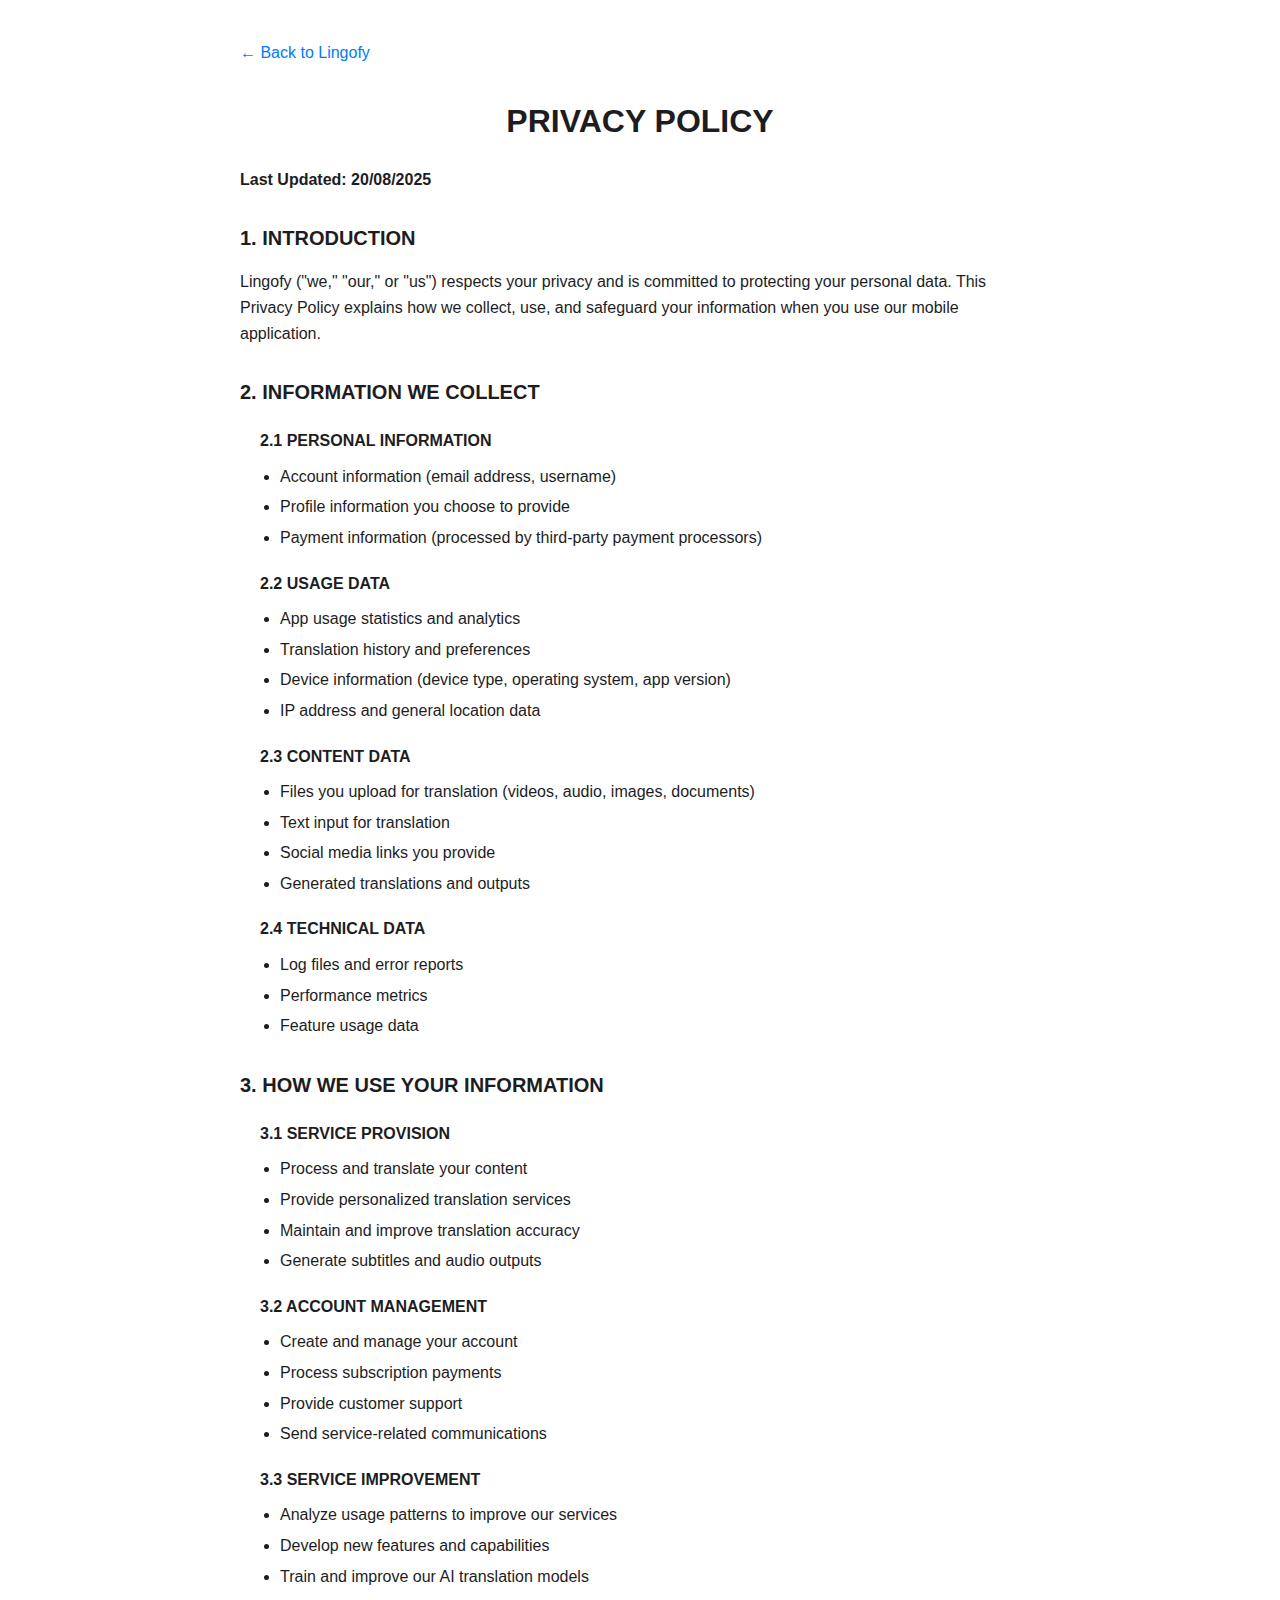
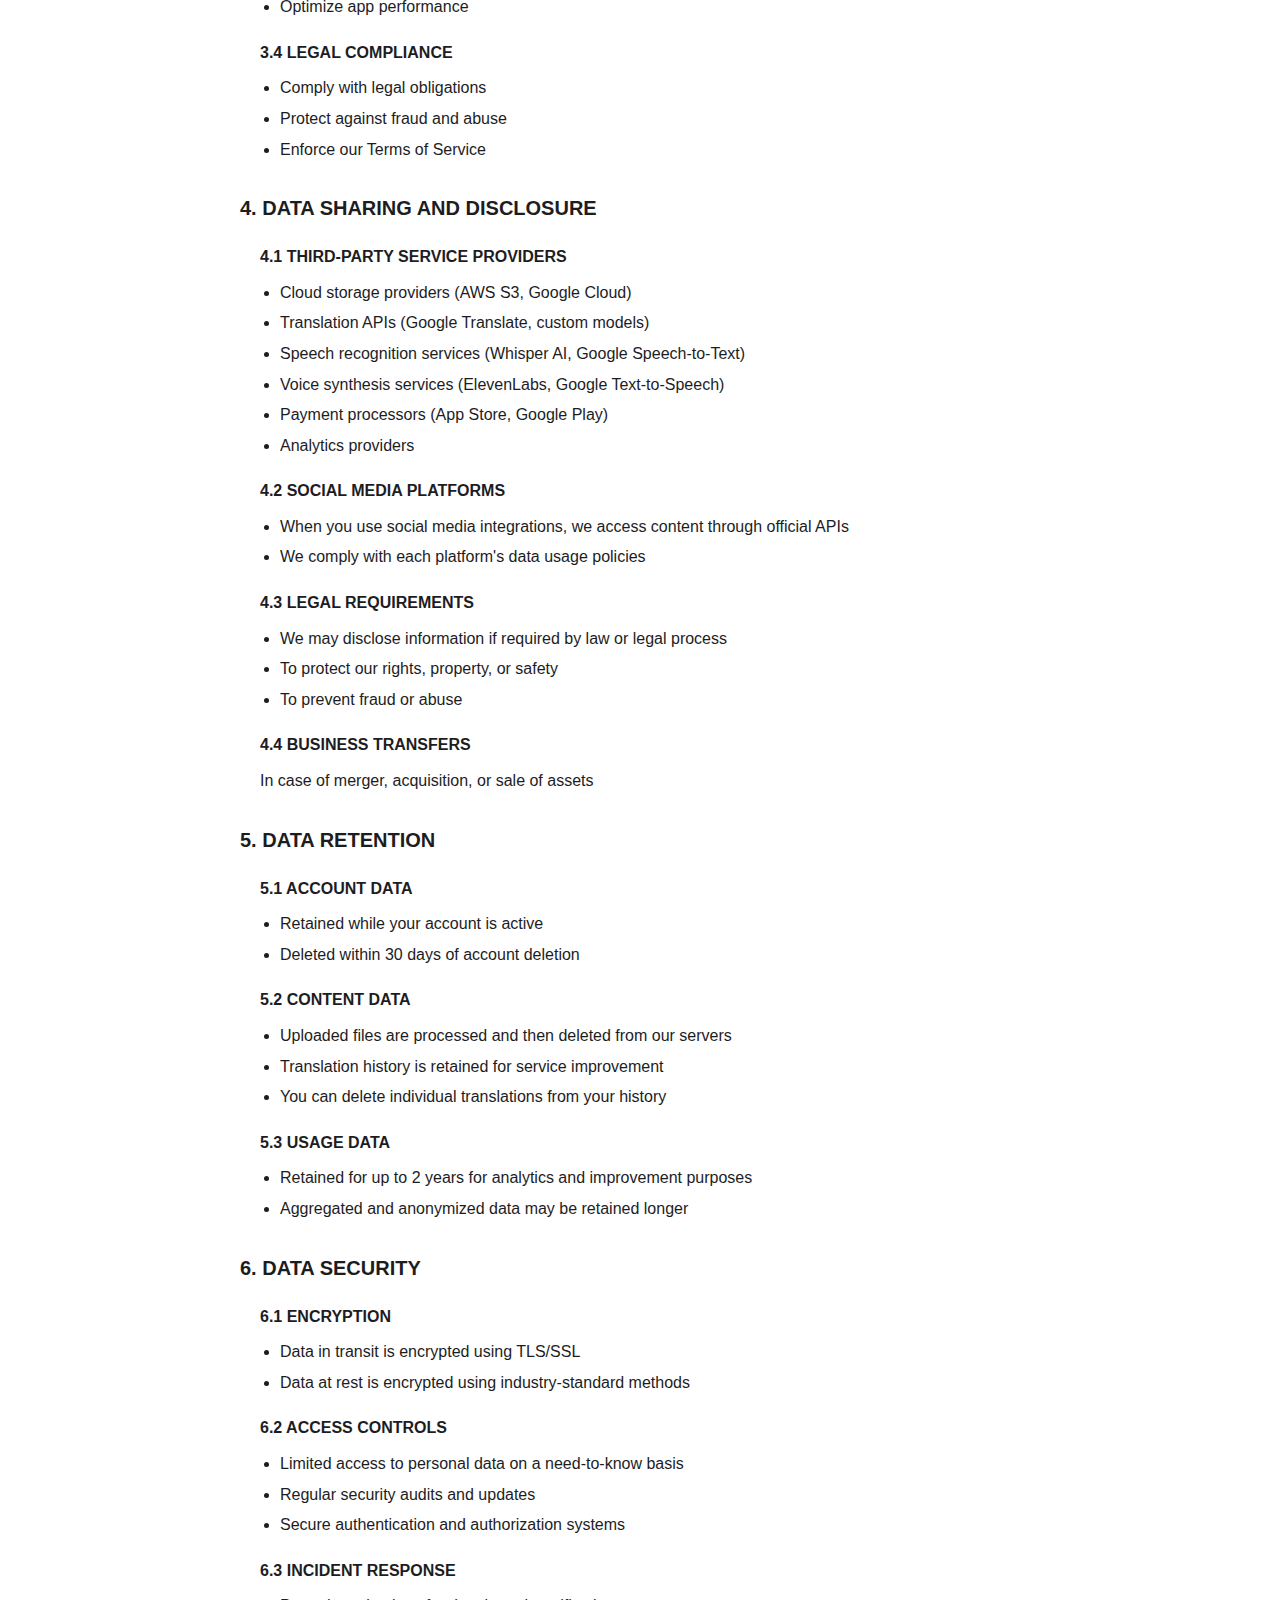
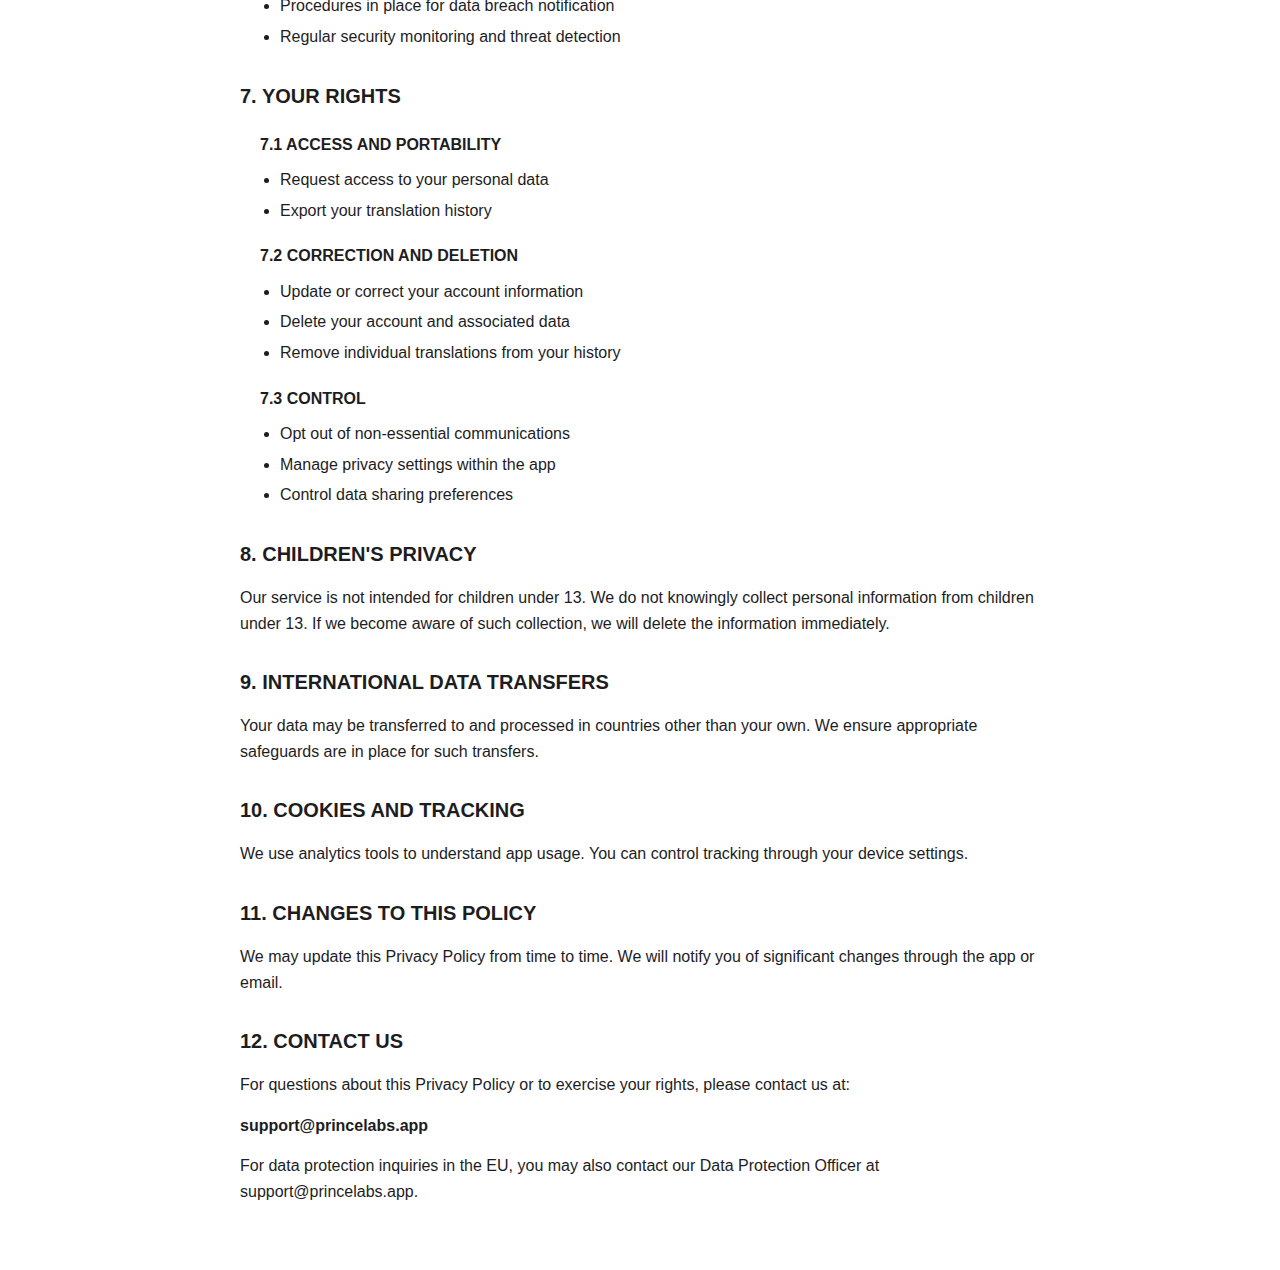
<file: privacy.html>
<!DOCTYPE html>
<html lang="en">
<head>
    <meta charset="UTF-8">
    <meta name="viewport" content="width=device-width, initial-scale=1.0">
    <title>Privacy Policy - Lingofy</title>
    <style>
        * {
            margin: 0;
            padding: 0;
            box-sizing: border-box;
        }

        body {
            font-family: -apple-system, BlinkMacSystemFont, 'Segoe UI', Roboto, sans-serif;
            background: white;
            color: #1d1d1f;
            line-height: 1.6;
            padding: 40px 20px;
        }

        .container {
            max-width: 800px;
            margin: 0 auto;
        }

        h1 {
            font-size: 32px;
            font-weight: 600;
            margin-bottom: 20px;
            text-align: center;
        }

        h2 {
            font-size: 20px;
            font-weight: 600;
            margin-top: 30px;
            margin-bottom: 15px;
        }

        h3 {
            font-size: 16px;
            font-weight: 600;
            margin-top: 20px;
            margin-bottom: 10px;
        }

        p {
            margin-bottom: 15px;
        }

        ul {
            margin-left: 20px;
            margin-bottom: 15px;
        }

        li {
            margin-bottom: 5px;
        }

        .back-link {
            display: inline-block;
            margin-bottom: 30px;
            color: #007AFF;
            text-decoration: none;
            font-weight: 500;
        }

        .back-link:hover {
            text-decoration: underline;
        }

        .section {
            margin-bottom: 25px;
        }

        .subsection {
            margin-left: 20px;
            margin-bottom: 15px;
        }
    </style>
</head>
<body>
    <div class="container">
        <a href="index.html" class="back-link">← Back to Lingofy</a>
        
        <h1>PRIVACY POLICY</h1>
        <p><strong>Last Updated: 20/08/2025</strong></p>

        <div class="section">
            <h2>1. INTRODUCTION</h2>
            <p>Lingofy ("we," "our," or "us") respects your privacy and is committed to protecting your personal data. This Privacy Policy explains how we collect, use, and safeguard your information when you use our mobile application.</p>
        </div>

        <div class="section">
            <h2>2. INFORMATION WE COLLECT</h2>
            
            <div class="subsection">
                <h3>2.1 PERSONAL INFORMATION</h3>
                <ul>
                    <li>Account information (email address, username)</li>
                    <li>Profile information you choose to provide</li>
                    <li>Payment information (processed by third-party payment processors)</li>
                </ul>
            </div>

            <div class="subsection">
                <h3>2.2 USAGE DATA</h3>
                <ul>
                    <li>App usage statistics and analytics</li>
                    <li>Translation history and preferences</li>
                    <li>Device information (device type, operating system, app version)</li>
                    <li>IP address and general location data</li>
                </ul>
            </div>

            <div class="subsection">
                <h3>2.3 CONTENT DATA</h3>
                <ul>
                    <li>Files you upload for translation (videos, audio, images, documents)</li>
                    <li>Text input for translation</li>
                    <li>Social media links you provide</li>
                    <li>Generated translations and outputs</li>
                </ul>
            </div>

            <div class="subsection">
                <h3>2.4 TECHNICAL DATA</h3>
                <ul>
                    <li>Log files and error reports</li>
                    <li>Performance metrics</li>
                    <li>Feature usage data</li>
                </ul>
            </div>
        </div>

        <div class="section">
            <h2>3. HOW WE USE YOUR INFORMATION</h2>
            
            <div class="subsection">
                <h3>3.1 SERVICE PROVISION</h3>
                <ul>
                    <li>Process and translate your content</li>
                    <li>Provide personalized translation services</li>
                    <li>Maintain and improve translation accuracy</li>
                    <li>Generate subtitles and audio outputs</li>
                </ul>
            </div>

            <div class="subsection">
                <h3>3.2 ACCOUNT MANAGEMENT</h3>
                <ul>
                    <li>Create and manage your account</li>
                    <li>Process subscription payments</li>
                    <li>Provide customer support</li>
                    <li>Send service-related communications</li>
                </ul>
            </div>

            <div class="subsection">
                <h3>3.3 SERVICE IMPROVEMENT</h3>
                <ul>
                    <li>Analyze usage patterns to improve our services</li>
                    <li>Develop new features and capabilities</li>
                    <li>Train and improve our AI translation models</li>
                    <li>Optimize app performance</li>
                </ul>
            </div>

            <div class="subsection">
                <h3>3.4 LEGAL COMPLIANCE</h3>
                <ul>
                    <li>Comply with legal obligations</li>
                    <li>Protect against fraud and abuse</li>
                    <li>Enforce our Terms of Service</li>
                </ul>
            </div>
        </div>

        <div class="section">
            <h2>4. DATA SHARING AND DISCLOSURE</h2>
            
            <div class="subsection">
                <h3>4.1 THIRD-PARTY SERVICE PROVIDERS</h3>
                <ul>
                    <li>Cloud storage providers (AWS S3, Google Cloud)</li>
                    <li>Translation APIs (Google Translate, custom models)</li>
                    <li>Speech recognition services (Whisper AI, Google Speech-to-Text)</li>
                    <li>Voice synthesis services (ElevenLabs, Google Text-to-Speech)</li>
                    <li>Payment processors (App Store, Google Play)</li>
                    <li>Analytics providers</li>
                </ul>
            </div>

            <div class="subsection">
                <h3>4.2 SOCIAL MEDIA PLATFORMS</h3>
                <ul>
                    <li>When you use social media integrations, we access content through official APIs</li>
                    <li>We comply with each platform's data usage policies</li>
                </ul>
            </div>

            <div class="subsection">
                <h3>4.3 LEGAL REQUIREMENTS</h3>
                <ul>
                    <li>We may disclose information if required by law or legal process</li>
                    <li>To protect our rights, property, or safety</li>
                    <li>To prevent fraud or abuse</li>
                </ul>
            </div>

            <div class="subsection">
                <h3>4.4 BUSINESS TRANSFERS</h3>
                <p>In case of merger, acquisition, or sale of assets</p>
            </div>
        </div>

        <div class="section">
            <h2>5. DATA RETENTION</h2>
            
            <div class="subsection">
                <h3>5.1 ACCOUNT DATA</h3>
                <ul>
                    <li>Retained while your account is active</li>
                    <li>Deleted within 30 days of account deletion</li>
                </ul>
            </div>

            <div class="subsection">
                <h3>5.2 CONTENT DATA</h3>
                <ul>
                    <li>Uploaded files are processed and then deleted from our servers</li>
                    <li>Translation history is retained for service improvement</li>
                    <li>You can delete individual translations from your history</li>
                </ul>
            </div>

            <div class="subsection">
                <h3>5.3 USAGE DATA</h3>
                <ul>
                    <li>Retained for up to 2 years for analytics and improvement purposes</li>
                    <li>Aggregated and anonymized data may be retained longer</li>
                </ul>
            </div>
        </div>

        <div class="section">
            <h2>6. DATA SECURITY</h2>
            
            <div class="subsection">
                <h3>6.1 ENCRYPTION</h3>
                <ul>
                    <li>Data in transit is encrypted using TLS/SSL</li>
                    <li>Data at rest is encrypted using industry-standard methods</li>
                </ul>
            </div>

            <div class="subsection">
                <h3>6.2 ACCESS CONTROLS</h3>
                <ul>
                    <li>Limited access to personal data on a need-to-know basis</li>
                    <li>Regular security audits and updates</li>
                    <li>Secure authentication and authorization systems</li>
                </ul>
            </div>

            <div class="subsection">
                <h3>6.3 INCIDENT RESPONSE</h3>
                <ul>
                    <li>Procedures in place for data breach notification</li>
                    <li>Regular security monitoring and threat detection</li>
                </ul>
            </div>
        </div>

        <div class="section">
            <h2>7. YOUR RIGHTS</h2>
            
            <div class="subsection">
                <h3>7.1 ACCESS AND PORTABILITY</h3>
                <ul>
                    <li>Request access to your personal data</li>
                    <li>Export your translation history</li>
                </ul>
            </div>

            <div class="subsection">
                <h3>7.2 CORRECTION AND DELETION</h3>
                <ul>
                    <li>Update or correct your account information</li>
                    <li>Delete your account and associated data</li>
                    <li>Remove individual translations from your history</li>
                </ul>
            </div>

            <div class="subsection">
                <h3>7.3 CONTROL</h3>
                <ul>
                    <li>Opt out of non-essential communications</li>
                    <li>Manage privacy settings within the app</li>
                    <li>Control data sharing preferences</li>
                </ul>
            </div>
        </div>

        <div class="section">
            <h2>8. CHILDREN'S PRIVACY</h2>
            <p>Our service is not intended for children under 13. We do not knowingly collect personal information from children under 13. If we become aware of such collection, we will delete the information immediately.</p>
        </div>

        <div class="section">
            <h2>9. INTERNATIONAL DATA TRANSFERS</h2>
            <p>Your data may be transferred to and processed in countries other than your own. We ensure appropriate safeguards are in place for such transfers.</p>
        </div>

        <div class="section">
            <h2>10. COOKIES AND TRACKING</h2>
            <p>We use analytics tools to understand app usage. You can control tracking through your device settings.</p>
        </div>

        <div class="section">
            <h2>11. CHANGES TO THIS POLICY</h2>
            <p>We may update this Privacy Policy from time to time. We will notify you of significant changes through the app or email.</p>
        </div>

        <div class="section">
            <h2>12. CONTACT US</h2>
            <p>For questions about this Privacy Policy or to exercise your rights, please contact us at:</p>
            <p><strong>support@princelabs.app</strong></p>
            <p>For data protection inquiries in the EU, you may also contact our Data Protection Officer at support@princelabs.app.</p>
        </div>
    </div>
</body>
</html>
</file>
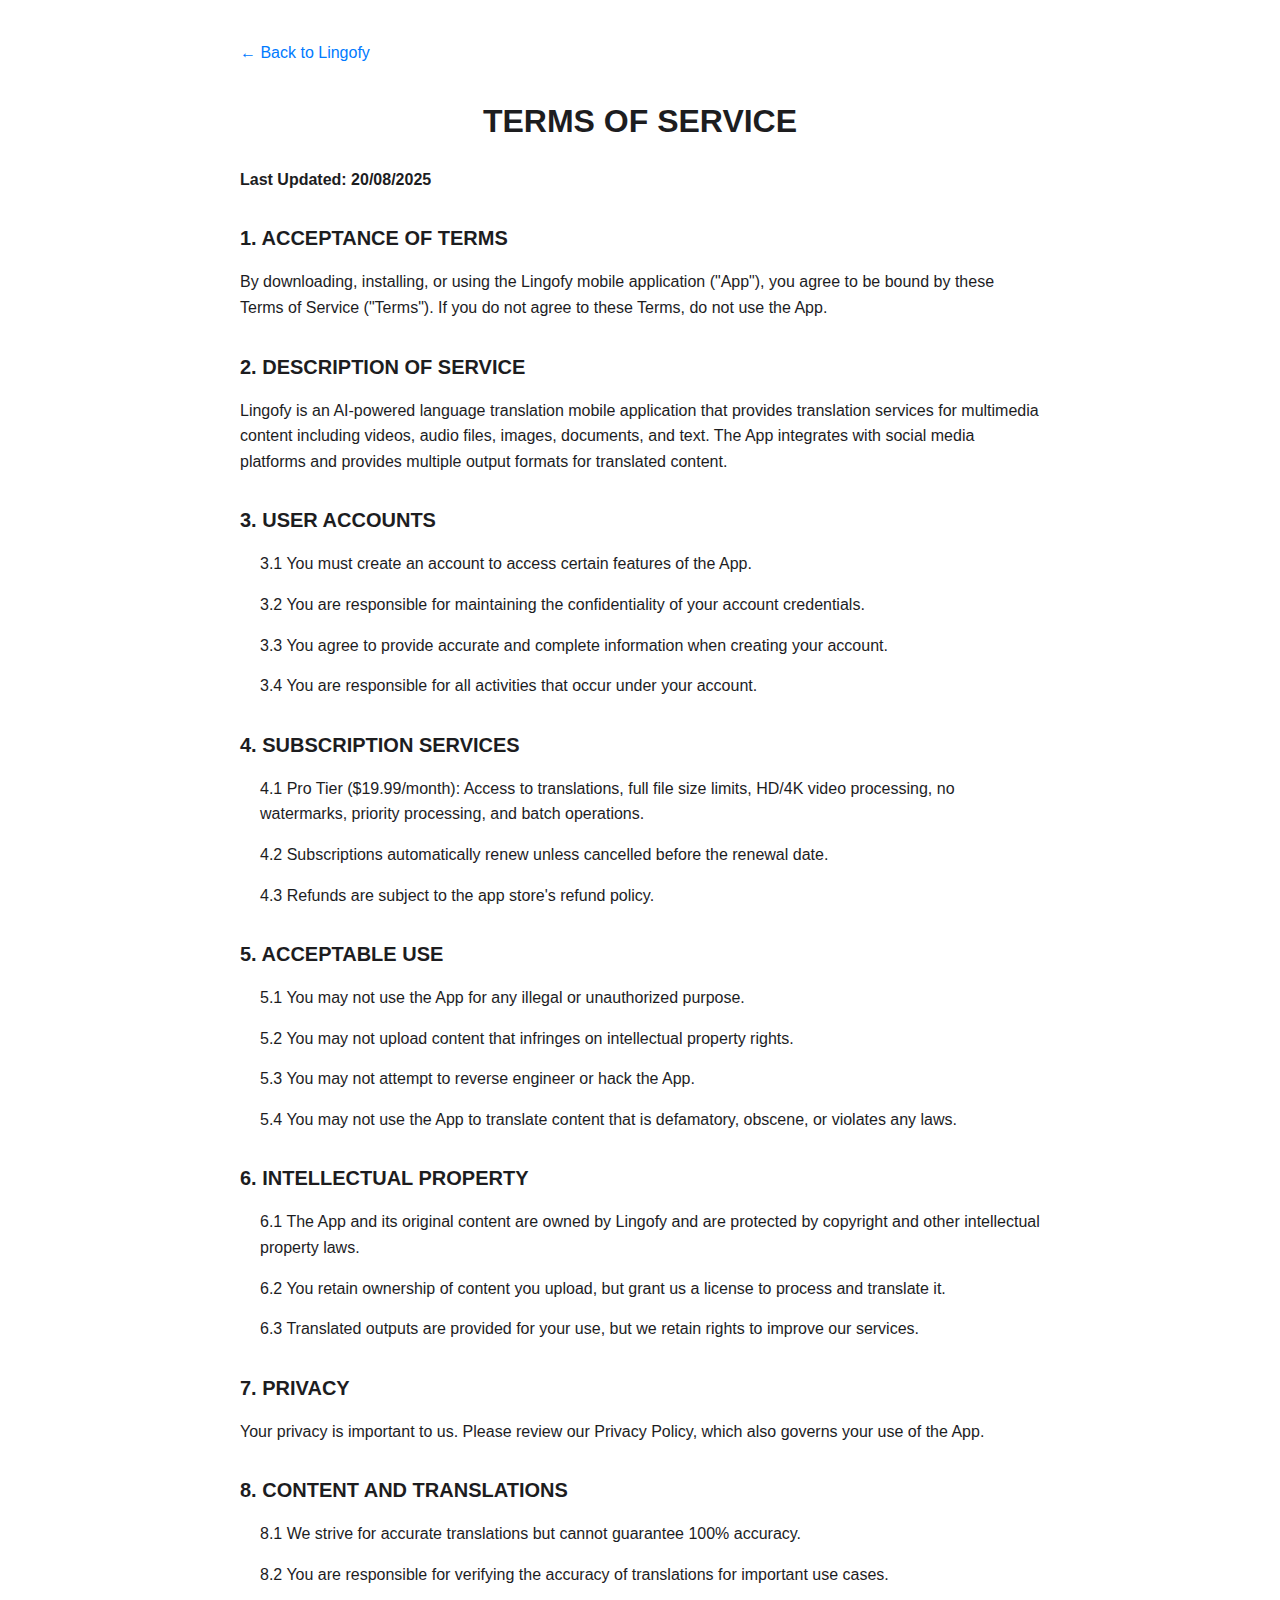
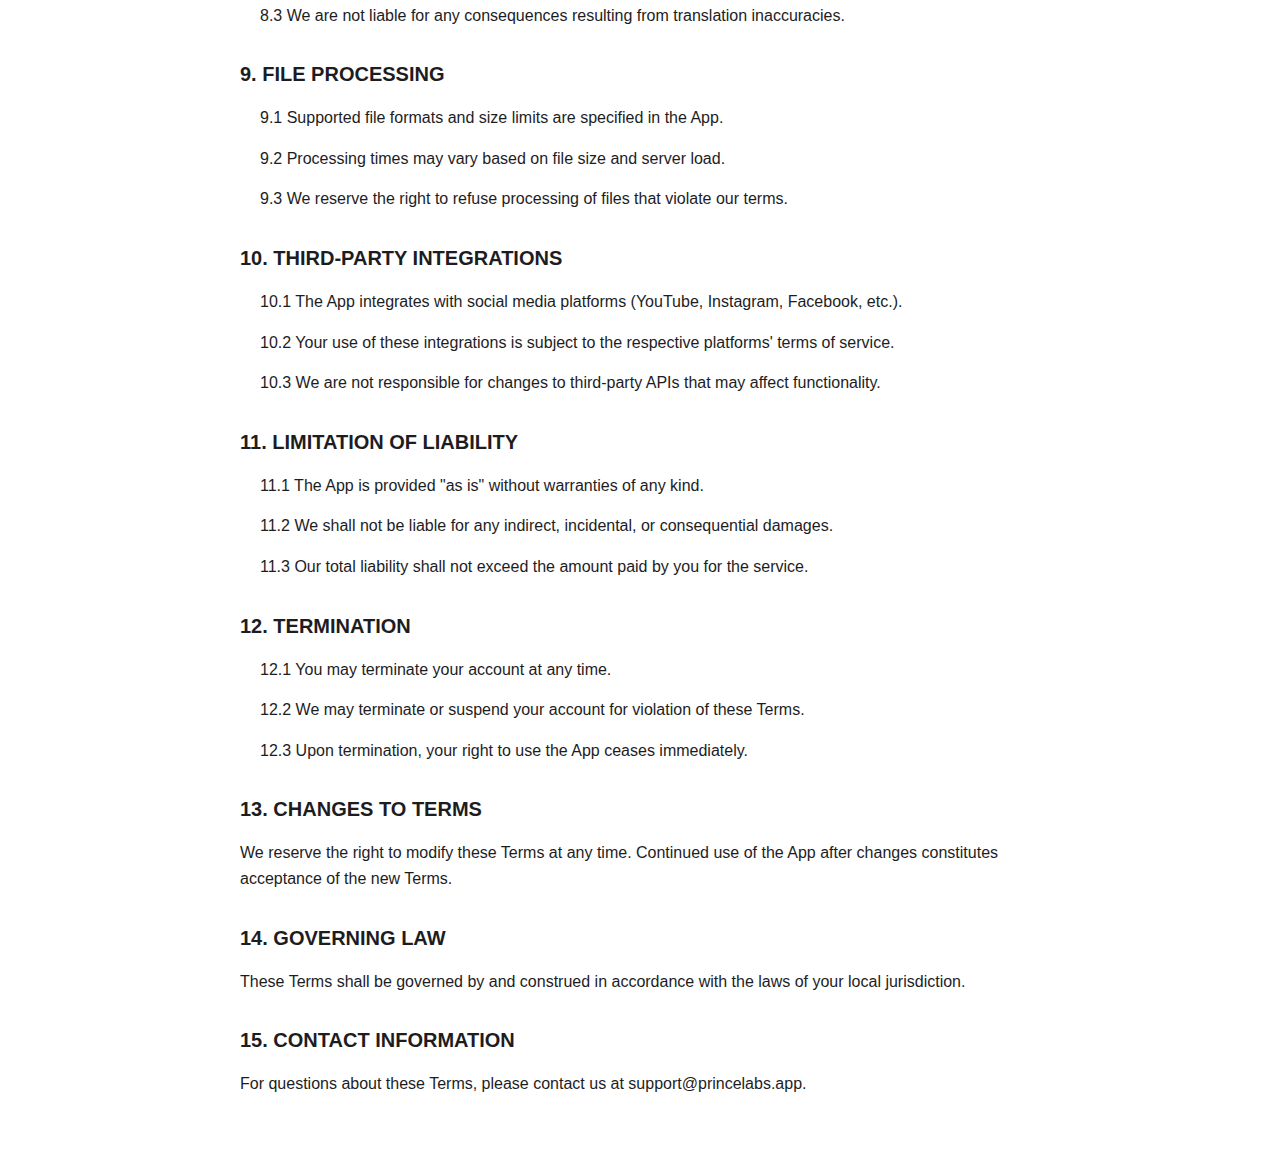
<file: terms.html>
<!DOCTYPE html>
<html lang="en">
<head>
    <meta charset="UTF-8">
    <meta name="viewport" content="width=device-width, initial-scale=1.0">
    <title>Terms of Service - Lingofy</title>
    <style>
        * {
            margin: 0;
            padding: 0;
            box-sizing: border-box;
        }

        body {
            font-family: -apple-system, BlinkMacSystemFont, 'Segoe UI', Roboto, sans-serif;
            background: white;
            color: #1d1d1f;
            line-height: 1.6;
            padding: 40px 20px;
        }

        .container {
            max-width: 800px;
            margin: 0 auto;
        }

        h1 {
            font-size: 32px;
            font-weight: 600;
            margin-bottom: 20px;
            text-align: center;
        }

        h2 {
            font-size: 20px;
            font-weight: 600;
            margin-top: 30px;
            margin-bottom: 15px;
        }

        p {
            margin-bottom: 15px;
        }

        .back-link {
            display: inline-block;
            margin-bottom: 30px;
            color: #007AFF;
            text-decoration: none;
            font-weight: 500;
        }

        .back-link:hover {
            text-decoration: underline;
        }

        .section {
            margin-bottom: 25px;
        }

        .subsection {
            margin-left: 20px;
            margin-bottom: 10px;
        }
    </style>
</head>
<body>
    <div class="container">
        <a href="index.html" class="back-link">← Back to Lingofy</a>
        
        <h1>TERMS OF SERVICE</h1>
        <p><strong>Last Updated: 20/08/2025</strong></p>

        <div class="section">
            <h2>1. ACCEPTANCE OF TERMS</h2>
            <p>By downloading, installing, or using the Lingofy mobile application ("App"), you agree to be bound by these Terms of Service ("Terms"). If you do not agree to these Terms, do not use the App.</p>
        </div>

        <div class="section">
            <h2>2. DESCRIPTION OF SERVICE</h2>
            <p>Lingofy is an AI-powered language translation mobile application that provides translation services for multimedia content including videos, audio files, images, documents, and text. The App integrates with social media platforms and provides multiple output formats for translated content.</p>
        </div>

        <div class="section">
            <h2>3. USER ACCOUNTS</h2>
            <div class="subsection">
                <p>3.1 You must create an account to access certain features of the App.</p>
                <p>3.2 You are responsible for maintaining the confidentiality of your account credentials.</p>
                <p>3.3 You agree to provide accurate and complete information when creating your account.</p>
                <p>3.4 You are responsible for all activities that occur under your account.</p>
            </div>
        </div>

        <div class="section">
            <h2>4. SUBSCRIPTION SERVICES</h2>
            <div class="subsection">
                <p>4.1 Pro Tier ($19.99/month): Access to translations, full file size limits, HD/4K video processing, no watermarks, priority processing, and batch operations.</p>
                <p>4.2 Subscriptions automatically renew unless cancelled before the renewal date.</p>
                <p>4.3 Refunds are subject to the app store's refund policy.</p>
            </div>
        </div>

        <div class="section">
            <h2>5. ACCEPTABLE USE</h2>
            <div class="subsection">
                <p>5.1 You may not use the App for any illegal or unauthorized purpose.</p>
                <p>5.2 You may not upload content that infringes on intellectual property rights.</p>
                <p>5.3 You may not attempt to reverse engineer or hack the App.</p>
                <p>5.4 You may not use the App to translate content that is defamatory, obscene, or violates any laws.</p>
            </div>
        </div>

        <div class="section">
            <h2>6. INTELLECTUAL PROPERTY</h2>
            <div class="subsection">
                <p>6.1 The App and its original content are owned by Lingofy and are protected by copyright and other intellectual property laws.</p>
                <p>6.2 You retain ownership of content you upload, but grant us a license to process and translate it.</p>
                <p>6.3 Translated outputs are provided for your use, but we retain rights to improve our services.</p>
            </div>
        </div>

        <div class="section">
            <h2>7. PRIVACY</h2>
            <p>Your privacy is important to us. Please review our Privacy Policy, which also governs your use of the App.</p>
        </div>

        <div class="section">
            <h2>8. CONTENT AND TRANSLATIONS</h2>
            <div class="subsection">
                <p>8.1 We strive for accurate translations but cannot guarantee 100% accuracy.</p>
                <p>8.2 You are responsible for verifying the accuracy of translations for important use cases.</p>
                <p>8.3 We are not liable for any consequences resulting from translation inaccuracies.</p>
            </div>
        </div>

        <div class="section">
            <h2>9. FILE PROCESSING</h2>
            <div class="subsection">
                <p>9.1 Supported file formats and size limits are specified in the App.</p>
                <p>9.2 Processing times may vary based on file size and server load.</p>
                <p>9.3 We reserve the right to refuse processing of files that violate our terms.</p>
            </div>
        </div>

        <div class="section">
            <h2>10. THIRD-PARTY INTEGRATIONS</h2>
            <div class="subsection">
                <p>10.1 The App integrates with social media platforms (YouTube, Instagram, Facebook, etc.).</p>
                <p>10.2 Your use of these integrations is subject to the respective platforms' terms of service.</p>
                <p>10.3 We are not responsible for changes to third-party APIs that may affect functionality.</p>
            </div>
        </div>

        <div class="section">
            <h2>11. LIMITATION OF LIABILITY</h2>
            <div class="subsection">
                <p>11.1 The App is provided "as is" without warranties of any kind.</p>
                <p>11.2 We shall not be liable for any indirect, incidental, or consequential damages.</p>
                <p>11.3 Our total liability shall not exceed the amount paid by you for the service.</p>
            </div>
        </div>

        <div class="section">
            <h2>12. TERMINATION</h2>
            <div class="subsection">
                <p>12.1 You may terminate your account at any time.</p>
                <p>12.2 We may terminate or suspend your account for violation of these Terms.</p>
                <p>12.3 Upon termination, your right to use the App ceases immediately.</p>
            </div>
        </div>

        <div class="section">
            <h2>13. CHANGES TO TERMS</h2>
            <p>We reserve the right to modify these Terms at any time. Continued use of the App after changes constitutes acceptance of the new Terms.</p>
        </div>

        <div class="section">
            <h2>14. GOVERNING LAW</h2>
            <p>These Terms shall be governed by and construed in accordance with the laws of your local jurisdiction.</p>
        </div>

        <div class="section">
            <h2>15. CONTACT INFORMATION</h2>
            <p>For questions about these Terms, please contact us at support@princelabs.app.</p>
        </div>
    </div>
</body>
</html>
</file>
